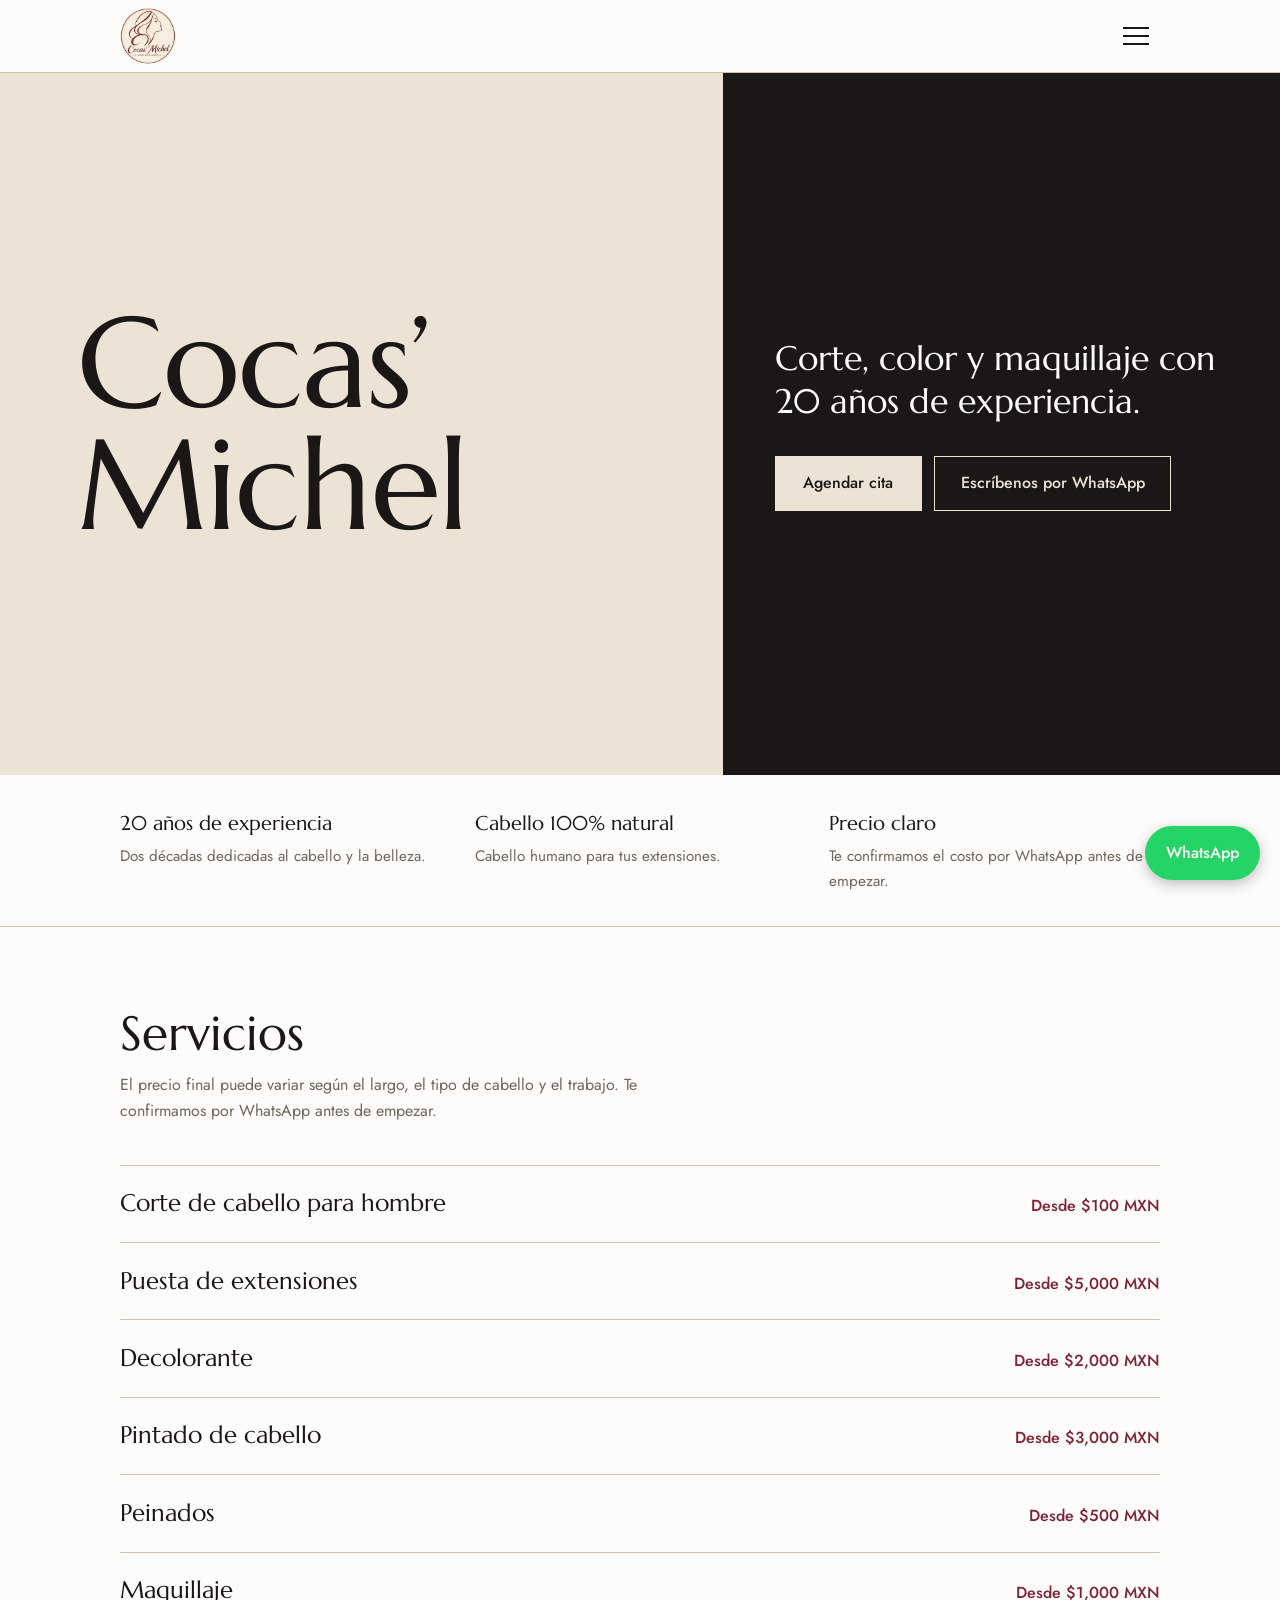
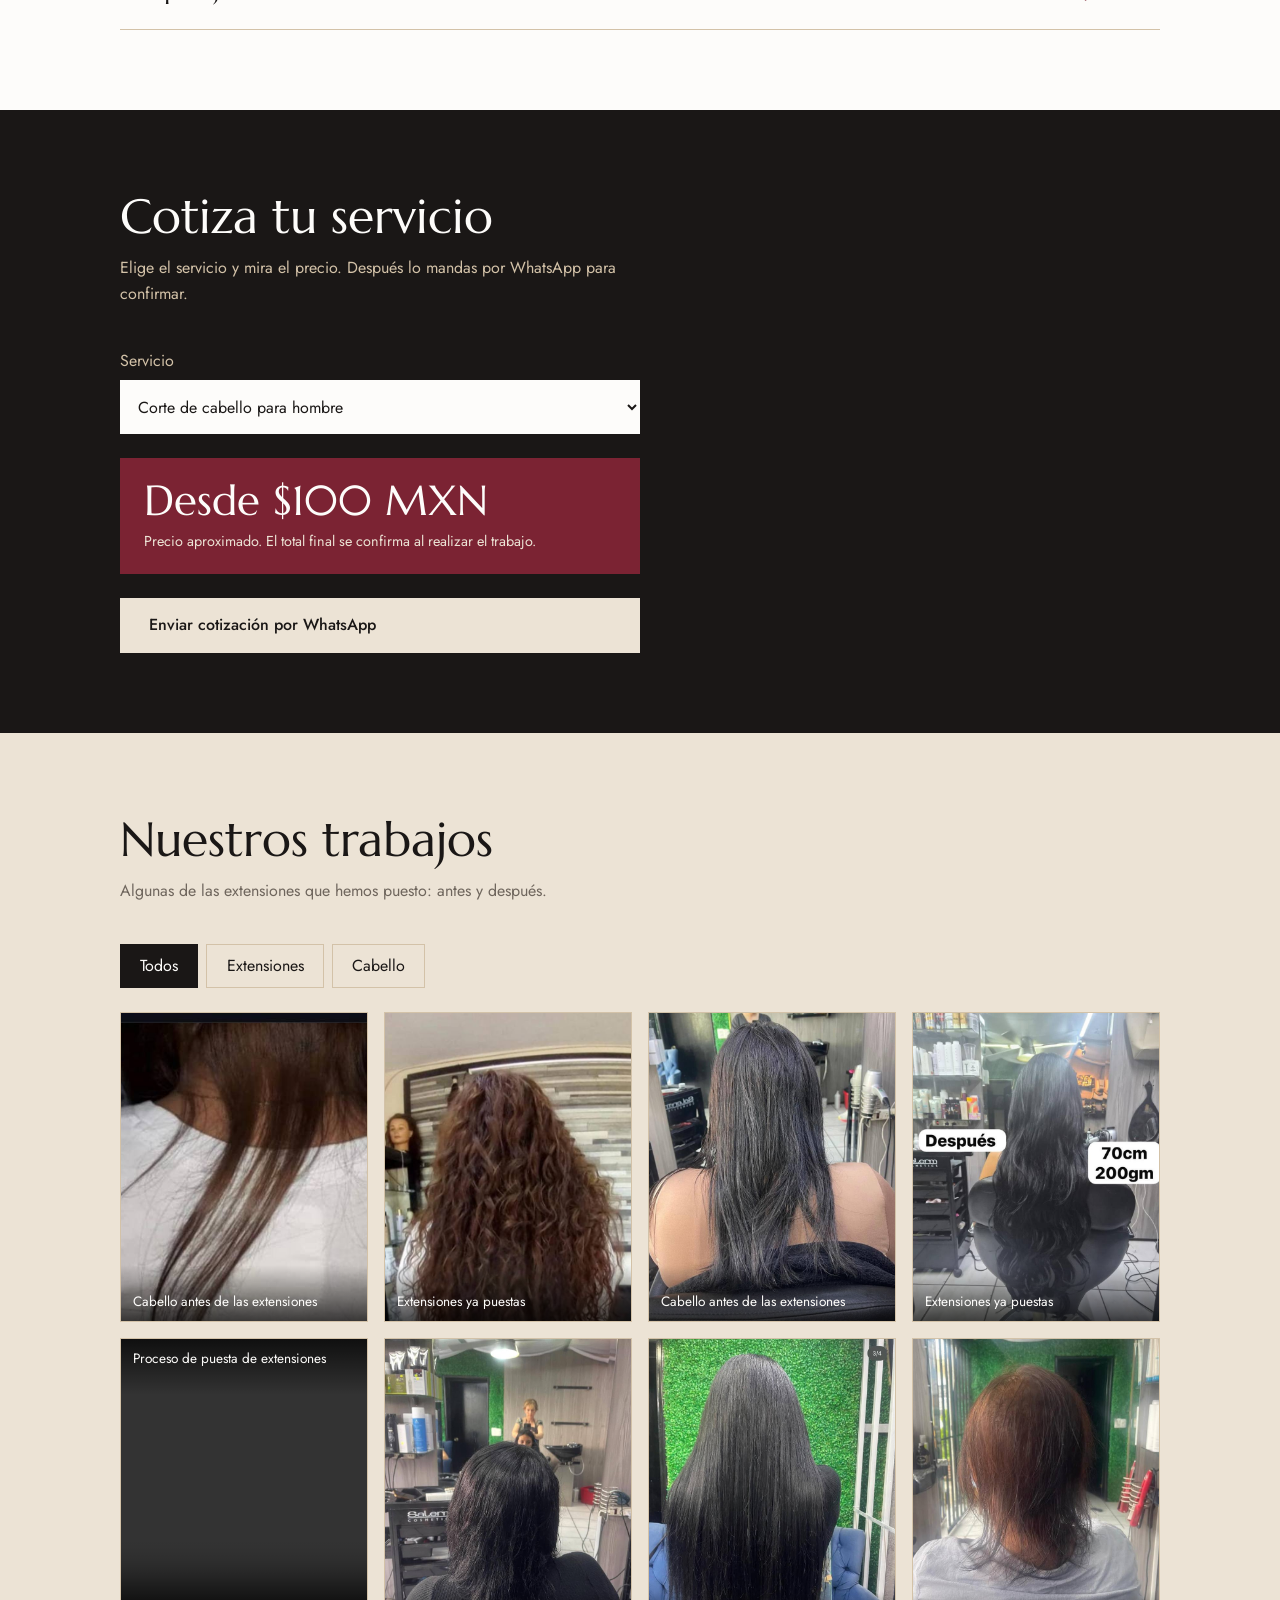
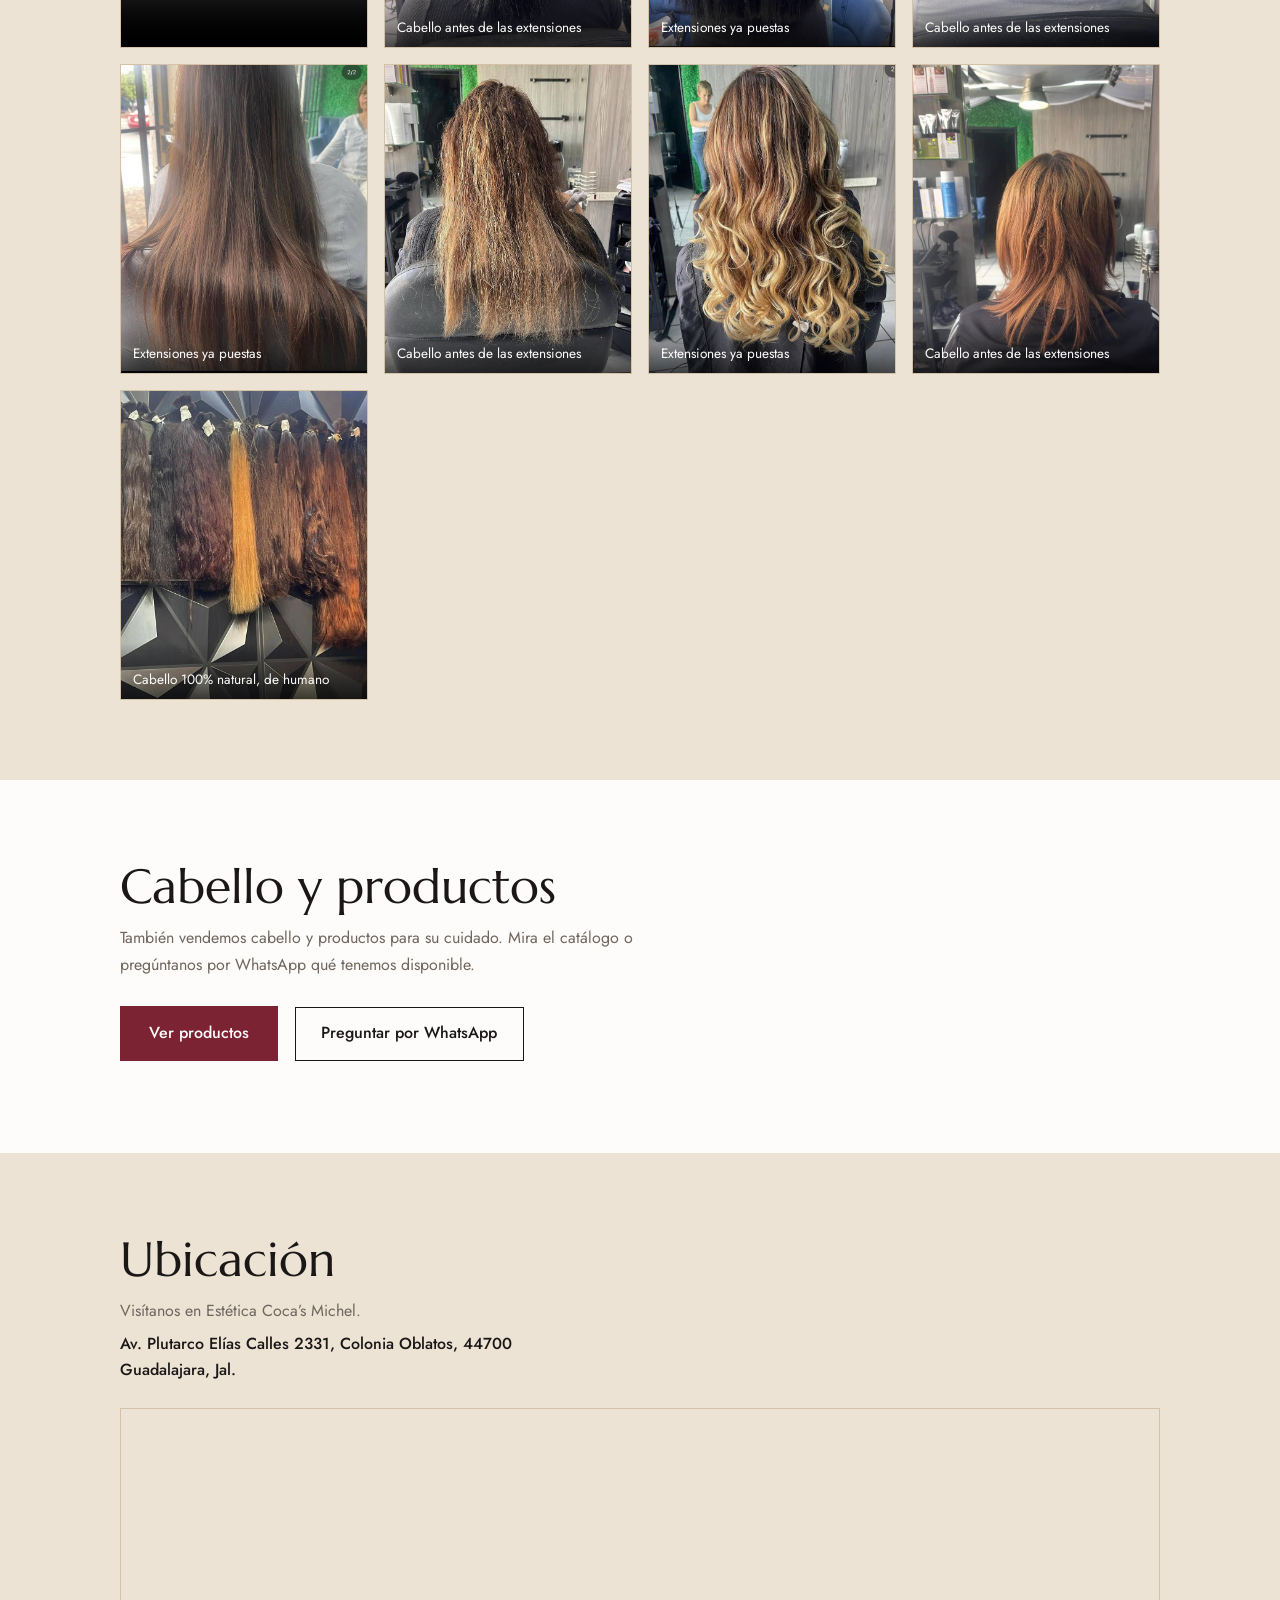
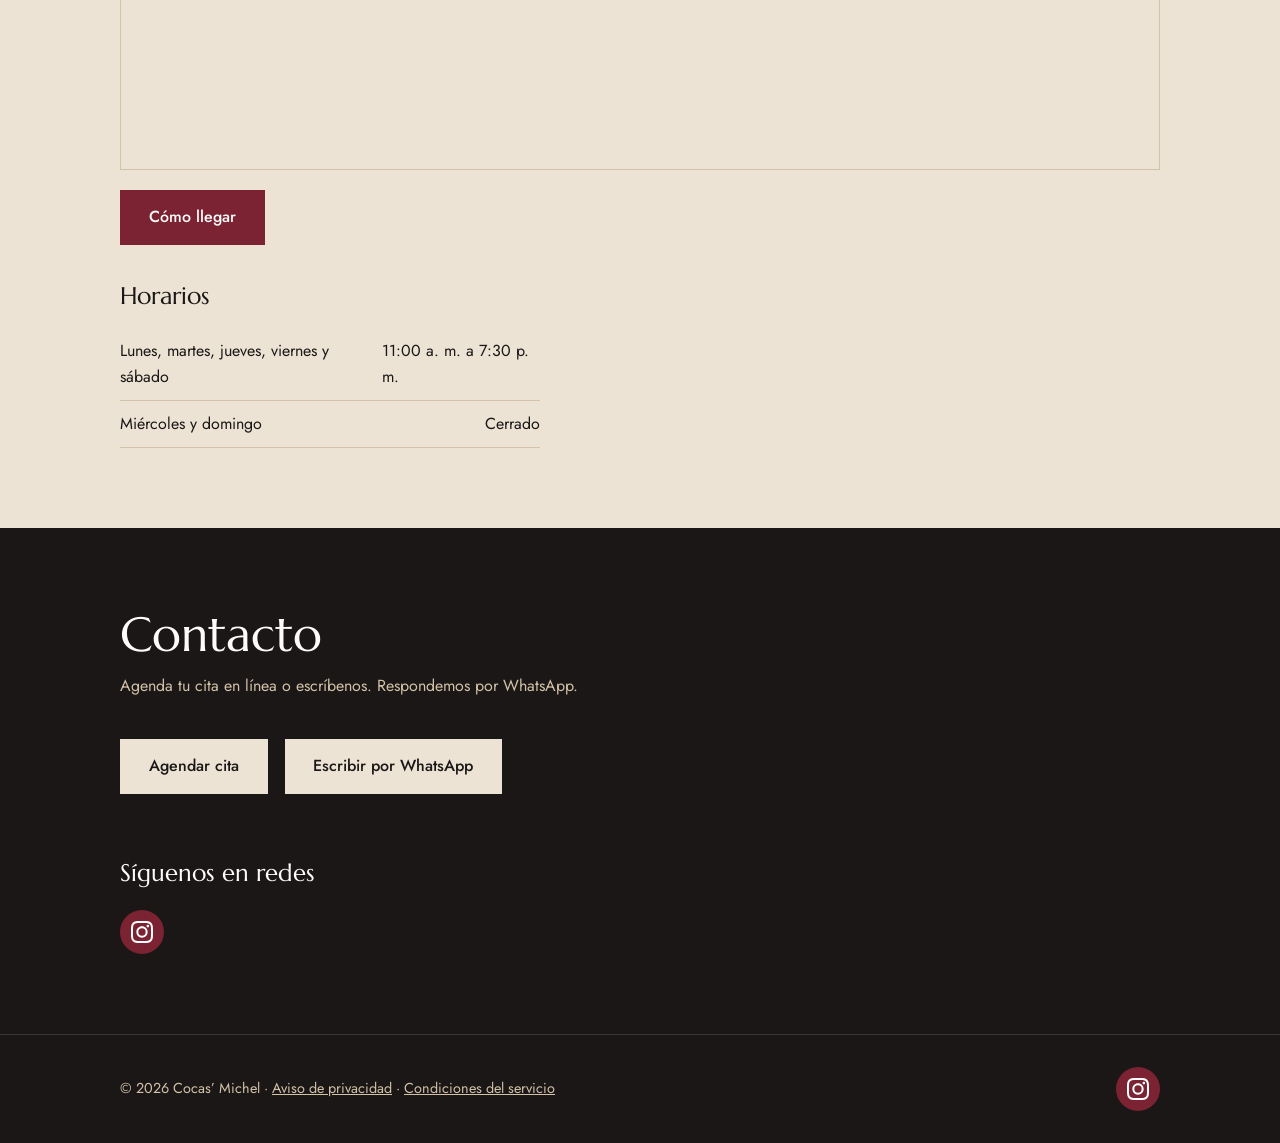
<file: index.html>
<!DOCTYPE html>
<html lang="es">
<head>
<meta charset="UTF-8">
<meta name="viewport" content="width=device-width, initial-scale=1">
<title>Cocas’ Michel | Corte, color y maquillaje</title>
<meta name="description" content="Cocas’ Michel: corte de cabello, extensiones, color, peinados y maquillaje, con 20 años de experiencia. Cotiza por WhatsApp.">
<meta name="theme-color" content="#1a1716">
<meta property="og:type" content="website">
<meta property="og:title" content="Cocas’ Michel | Corte, color y maquillaje">
<meta property="og:description" content="Corte de cabello, extensiones, color, peinados y maquillaje, con 20 años de experiencia.">
<meta property="og:locale" content="es_MX">
<link rel="icon" type="image/png" href="img/favicon.png">
<link rel="apple-touch-icon" href="img/apple-touch-icon.png">
<link rel="preconnect" href="https://fonts.googleapis.com">
<link rel="preconnect" href="https://fonts.gstatic.com" crossorigin>
<link href="https://fonts.googleapis.com/css2?family=Marcellus&family=Jost:wght@400;500&display=swap" rel="stylesheet">
<link rel="stylesheet" href="css/estilos.css">
<script type="application/ld+json">
{
  "@context": "https://schema.org",
  "@type": "HairSalon",
  "name": "Estética Coca’s Michel",
  "description": "Corte de cabello, extensiones, color, peinados y maquillaje, con 20 años de experiencia.",
  "telephone": "+523328298221",
  "address": {
    "@type": "PostalAddress",
    "streetAddress": "Av. Plutarco Elías Calles 2331, Colonia Oblatos",
    "postalCode": "44700",
    "addressLocality": "Guadalajara",
    "addressRegion": "Jalisco",
    "addressCountry": "MX"
  },
  "hasMap": "https://maps.app.goo.gl/XE54WARa9TNhmxrg9",
  "openingHoursSpecification": {
    "@type": "OpeningHoursSpecification",
    "dayOfWeek": ["Monday", "Tuesday", "Thursday", "Friday", "Saturday"],
    "opens": "11:00",
    "closes": "19:30"
  }
}
</script>
</head>
<body>

<a class="saltar" href="#contenido">Saltar al contenido</a>
<header id="encabezado"></header>

<main id="contenido">
  <section class="hero" id="inicio">
    <div class="hero-nombre">
      <h1 class="marca">Cocas’<br>Michel</h1>
    </div>
    <div class="hero-mensaje">
      <p>Corte, color y maquillaje con 20 años de experiencia.</p>
      <div class="hero-acciones">
        <a class="btn" href="citas.html">Agendar cita</a>
        <a class="btn-secundario" data-whatsapp="Hola, quiero información de sus servicios.">Escríbenos por WhatsApp</a>
      </div>
    </div>
  </section>

  <section class="ventajas" aria-label="Por qué elegirnos">
    <div class="contenedor">
      <ul>
        <li><strong>20 años de experiencia</strong><span>Dos décadas dedicadas al cabello y la belleza.</span></li>
        <li><strong>Cabello 100% natural</strong><span>Cabello humano para tus extensiones.</span></li>
        <li><strong>Precio claro</strong><span>Te confirmamos el costo por WhatsApp antes de empezar.</span></li>
      </ul>
    </div>
  </section>

  <section id="servicios">
    <div class="contenedor">
      <h2>Servicios</h2>
      <p class="intro">El precio final puede variar según el largo, el tipo de cabello y el trabajo. Te confirmamos por WhatsApp antes de empezar.</p>
      <ul class="lista-servicios" id="lista-servicios"></ul>
    </div>
  </section>

  <section class="oscuro" id="cotizador">
    <div class="contenedor">
      <h2>Cotiza tu servicio</h2>
      <p class="intro">Elige el servicio y mira el precio. Después lo mandas por WhatsApp para confirmar.</p>
      <div class="cotizador">
        <div>
          <label for="servicio">Servicio</label>
          <select id="servicio"></select>
        </div>
        <div class="resultado" aria-live="polite">
          <div class="monto" id="monto"></div>
          <p class="nota" id="nota"></p>
        </div>
        <a class="btn" id="enviar" href="#">Enviar cotización por WhatsApp</a>
      </div>
    </div>
  </section>

  <section class="fondo-beige" id="galeria">
    <div class="contenedor">
      <h2>Nuestros trabajos</h2>
      <p class="intro">Algunas de las extensiones que hemos puesto: antes y después.</p>
      <div class="filtros" id="filtros"></div>
      <div class="galeria-grid" id="galeria-grid"></div>
    </div>
  </section>

  <section id="productos">
    <div class="contenedor">
      <h2>Cabello y productos</h2>
      <p class="texto-seccion">También vendemos cabello y productos para su cuidado. Mira el catálogo o pregúntanos por WhatsApp qué tenemos disponible.</p>
      <a class="btn" href="productos.html">Ver productos</a>
      <a class="btn-secundario" data-whatsapp="Hola, quiero información sobre la venta de cabello y productos.">Preguntar por WhatsApp</a>
    </div>
  </section>

  <section class="fondo-beige" id="ubicacion">
    <div class="contenedor">
      <h2>Ubicación</h2>
      <p class="intro">Visítanos en Estética Coca’s Michel.</p>
      <p class="direccion" id="direccion"></p>
      <div class="mapa">
        <iframe id="mapa" title="Mapa de Estética Coca’s Michel" loading="lazy" referrerpolicy="strict-origin-when-cross-origin" allowfullscreen></iframe>
      </div>
      <a class="btn" id="como-llegar">Cómo llegar</a>

      <div class="bloque-horarios" id="horarios">
        <h3>Horarios</h3>
        <dl class="lista-horarios" id="lista-horarios"></dl>
      </div>
    </div>
  </section>

  <section class="oscuro" id="contacto">
    <div class="contenedor">
      <h2>Contacto</h2>
      <p class="intro">Agenda tu cita en línea o escríbenos. Respondemos por WhatsApp.</p>
      <a class="btn" href="citas.html">Agendar cita</a>
      <a class="btn" data-whatsapp="Hola, quiero agendar una cita.">Escribir por WhatsApp</a>

      <div class="bloque-redes" id="redes">
        <h3>Síguenos en redes</h3>
        <div class="redes" data-redes></div>
      </div>
    </div>
  </section>
</main>

<footer id="pie"></footer>

<div class="lightbox" id="lightbox" role="dialog" aria-modal="true" aria-label="Foto ampliada">
  <button type="button" aria-label="Cerrar">×</button>
  <img alt="">
</div>

<script type="module" src="js/main.js"></script>
</body>
</html>
</file>
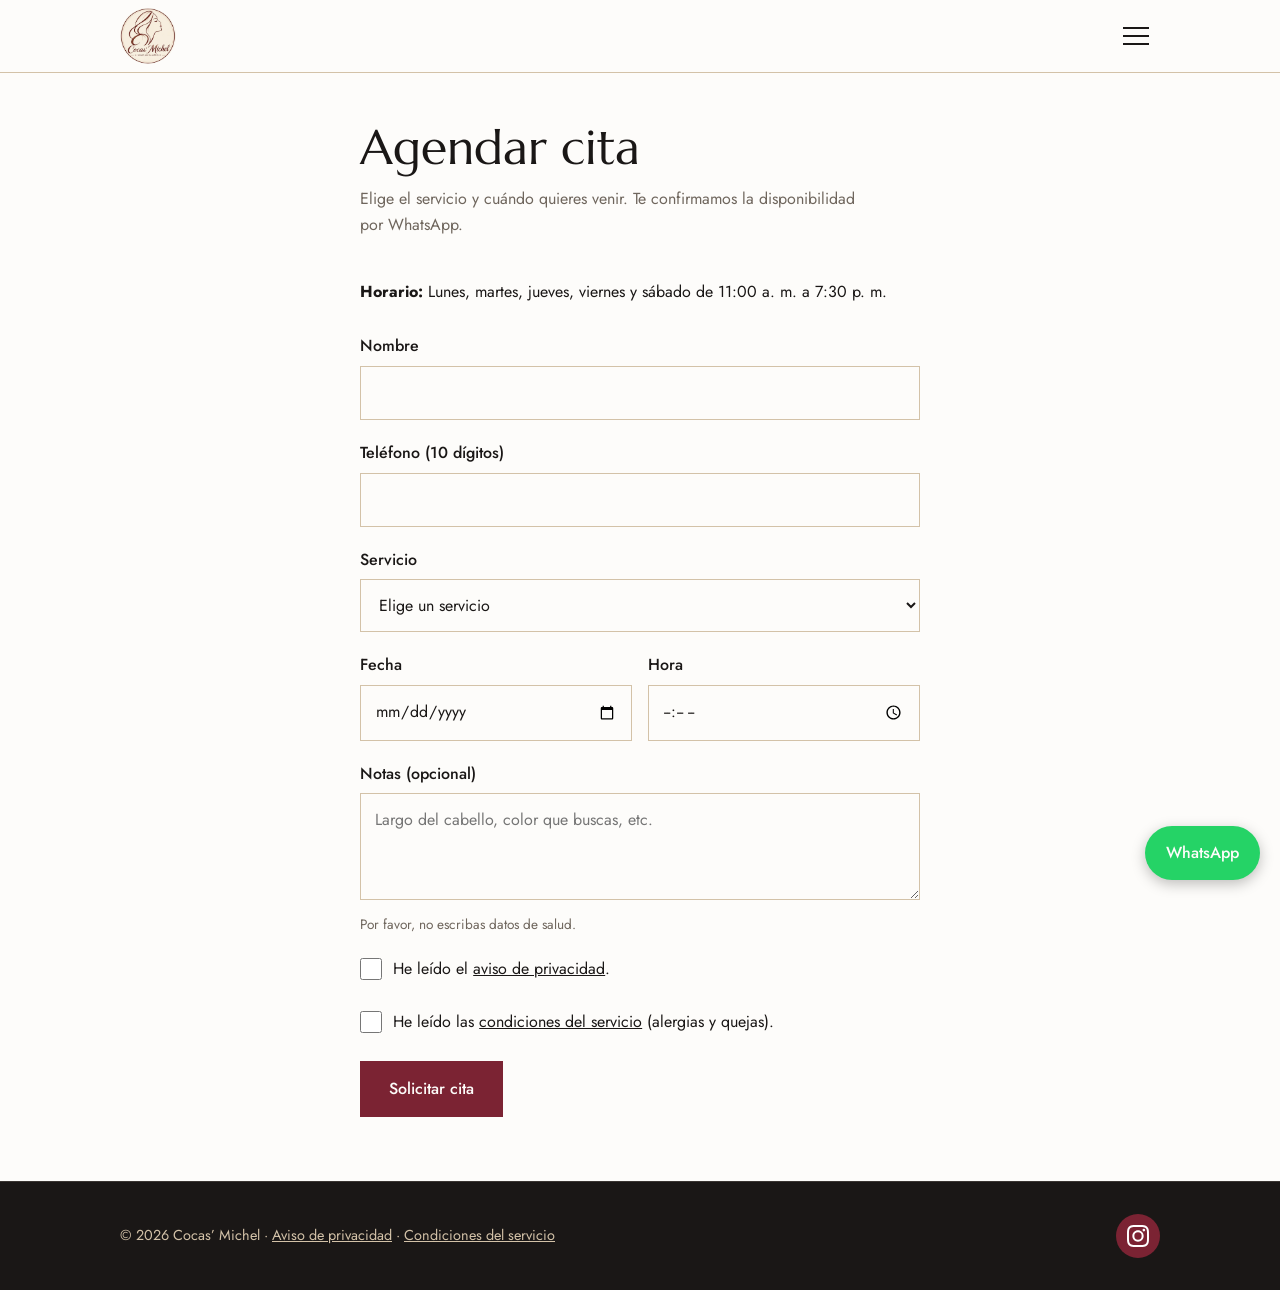
<file: citas.html>
<!DOCTYPE html>
<html lang="es">
<head>
<meta charset="UTF-8">
<meta name="viewport" content="width=device-width, initial-scale=1">
<title>Agendar cita | Cocas’ Michel</title>
<meta name="description" content="Agenda tu cita en Cocas’ Michel: elige el servicio, la fecha y la hora, y te confirmamos por WhatsApp.">
<meta name="theme-color" content="#1a1716">
<link rel="icon" type="image/png" href="img/favicon.png">
<link rel="apple-touch-icon" href="img/apple-touch-icon.png">
<link rel="preconnect" href="https://fonts.googleapis.com">
<link rel="preconnect" href="https://fonts.gstatic.com" crossorigin>
<link href="https://fonts.googleapis.com/css2?family=Marcellus&family=Jost:wght@400;500&display=swap" rel="stylesheet">
<link rel="stylesheet" href="css/estilos.css">
</head>
<body>

<a class="saltar" href="#contenido">Saltar al contenido</a>
<header id="encabezado"></header>

<main id="contenido" class="pagina">
  <div class="contenedor angosto">
    <h1 class="titulo-pagina">Agendar cita</h1>
    <p class="intro">Elige el servicio y cuándo quieres venir. Te confirmamos la disponibilidad por WhatsApp.</p>
    <p class="horario-cita"><strong>Horario:</strong> <span id="horario-cita"></span></p>

    <form class="formulario" id="formulario-cita" novalidate>
      <div class="campo">
        <label for="nombre">Nombre</label>
        <input id="nombre" name="nombre" type="text" autocomplete="name" required>
        <small class="error" role="alert"></small>
      </div>

      <div class="campo">
        <label for="telefono">Teléfono (10 dígitos)</label>
        <input id="telefono" name="telefono" type="tel" inputmode="numeric" autocomplete="tel-national" required>
        <small class="error" role="alert"></small>
      </div>

      <div class="campo">
        <label for="servicio">Servicio</label>
        <select id="servicio" name="servicio" required>
          <option value="">Elige un servicio</option>
        </select>
        <small class="error" role="alert"></small>
      </div>

      <div class="fila-campos">
        <div class="campo">
          <label for="fecha">Fecha</label>
          <input id="fecha" name="fecha" type="date" required>
          <small class="error" role="alert"></small>
        </div>
        <div class="campo">
          <label for="hora">Hora</label>
          <input id="hora" name="hora" type="time" required>
          <small class="error" role="alert"></small>
        </div>
      </div>

      <div class="aviso-horario" id="aviso-horario" role="alert" hidden>
        <p><strong>Esa fecha u hora está fuera de nuestro horario.</strong> Nuestro horario es <span id="texto-horario"></span> Elige otro día u hora.</p>
        <p>Si es urgente, habla con el personal para agendar tu cita.</p>
        <a class="btn-secundario" id="hablar-personal">Hablar con el personal por WhatsApp</a>
      </div>

      <div class="campo">
        <label for="notas">Notas (opcional)</label>
        <textarea id="notas" name="notas" rows="3" maxlength="300" placeholder="Largo del cabello, color que buscas, etc." aria-describedby="ayuda-notas"></textarea>
        <small class="ayuda" id="ayuda-notas">Por favor, no escribas datos de salud.</small>
        <small class="error" role="alert"></small>
      </div>

      <div class="campo">
        <label class="check" for="privacidad">
          <input id="privacidad" name="privacidad" type="checkbox" required>
          <span>He leído el <a href="privacidad.html" target="_blank" rel="noopener">aviso de privacidad</a>.</span>
        </label>
        <small class="error" role="alert"></small>
      </div>

      <div class="campo">
        <label class="check" for="condiciones">
          <input id="condiciones" name="condiciones" type="checkbox" required>
          <span>He leído las <a href="condiciones.html" target="_blank" rel="noopener">condiciones del servicio</a> (alergias y quejas).</span>
        </label>
        <small class="error" role="alert"></small>
      </div>

      <p class="error-general" id="error-general" role="alert"></p>
      <button class="btn" type="submit" id="enviar-cita">Solicitar cita</button>
    </form>

    <div class="confirmacion" id="confirmacion" hidden tabindex="-1">
      <h2>¡Solicitud enviada!</h2>
      <p id="resumen-cita"></p>
      <p>Para que la agendemos, confírmala por WhatsApp.</p>
      <a class="btn" id="confirmar-whatsapp">Confirmar por WhatsApp</a>
      <a class="btn-secundario" href="citas.html">Agendar otra</a>
    </div>
  </div>
</main>

<footer id="pie"></footer>
<script type="module" src="js/citas.js"></script>
</body>
</html>
</file>
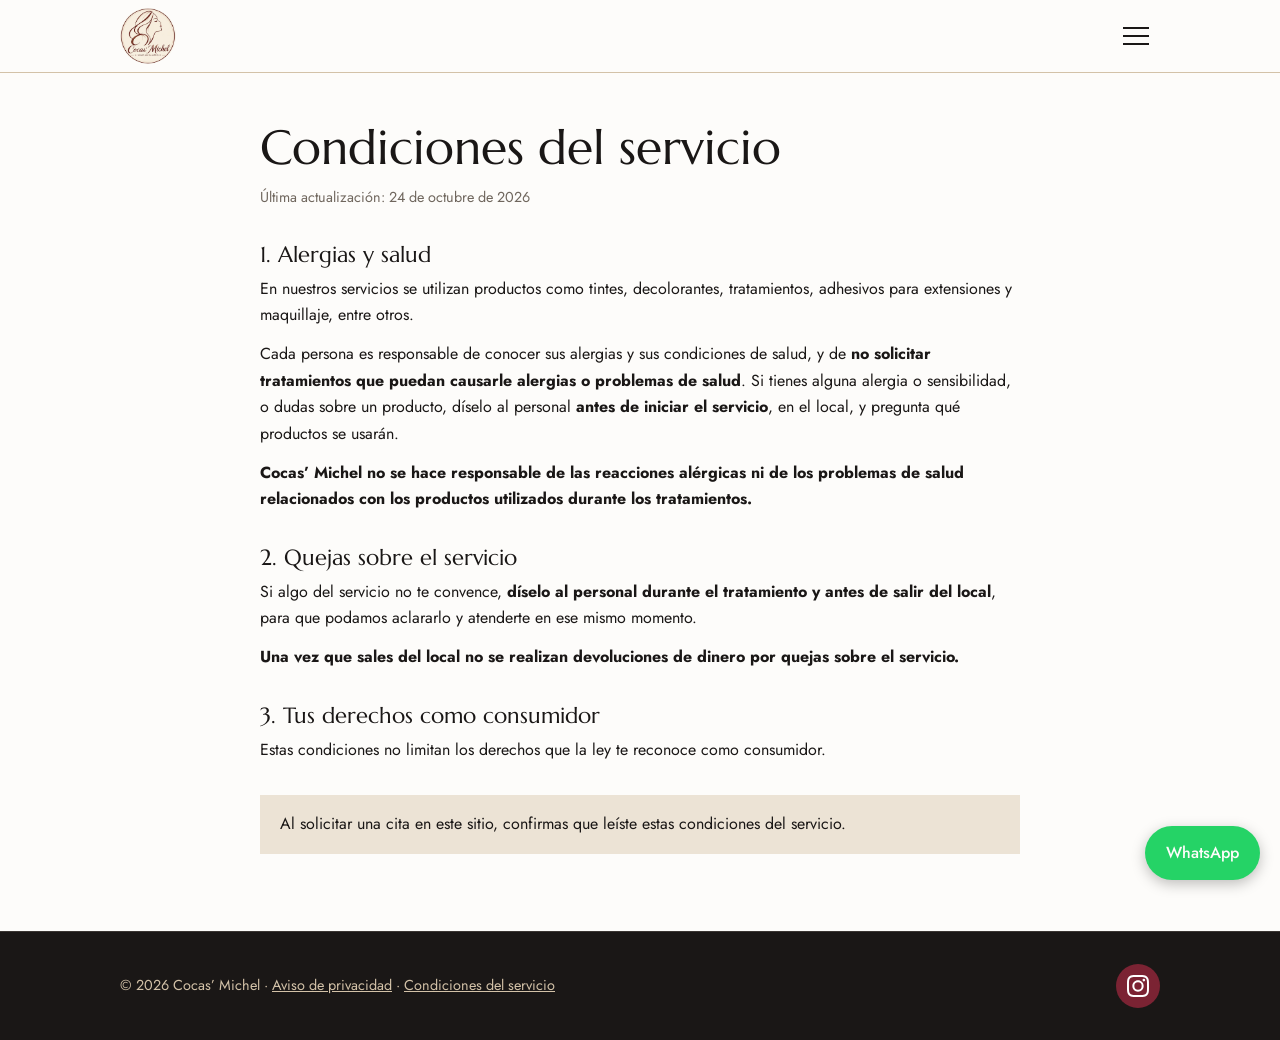
<file: condiciones.html>
<!DOCTYPE html>
<html lang="es">
<head>
<meta charset="UTF-8">
<meta name="viewport" content="width=device-width, initial-scale=1">
<title>Condiciones del servicio | Cocas’ Michel</title>
<meta name="description" content="Condiciones del servicio de Cocas’ Michel: alergias y salud, y cómo presentar una queja.">
<meta name="theme-color" content="#1a1716">
<link rel="icon" type="image/png" href="img/favicon.png">
<link rel="apple-touch-icon" href="img/apple-touch-icon.png">
<link rel="preconnect" href="https://fonts.googleapis.com">
<link rel="preconnect" href="https://fonts.gstatic.com" crossorigin>
<link href="https://fonts.googleapis.com/css2?family=Marcellus&family=Jost:wght@400;500&display=swap" rel="stylesheet">
<link rel="stylesheet" href="css/estilos.css">
</head>
<body>

<a class="saltar" href="#contenido">Saltar al contenido</a>
<header id="encabezado"></header>

<main id="contenido" class="pagina">
  <div class="contenedor texto-legal">
    <h1 class="titulo-pagina">Condiciones del servicio</h1>
    <p class="actualizado">Última actualización: 24 de octubre de 2026</p>

    <h2>1. Alergias y salud</h2>
    <p>
      En nuestros servicios se utilizan productos como tintes, decolorantes, tratamientos, adhesivos para
      extensiones y maquillaje, entre otros.
    </p>
    <p>
      Cada persona es responsable de conocer sus alergias y sus condiciones de salud, y de <strong>no solicitar
      tratamientos que puedan causarle alergias o problemas de salud</strong>. Si tienes alguna alergia o
      sensibilidad, o dudas sobre un producto, díselo al personal <strong>antes de iniciar el servicio</strong>,
      en el local, y pregunta qué productos se usarán.
    </p>
    <p>
      <strong>Cocas’ Michel no se hace responsable de las reacciones alérgicas ni de los problemas de salud
      relacionados con los productos utilizados durante los tratamientos.</strong>
    </p>

    <h2>2. Quejas sobre el servicio</h2>
    <p>
      Si algo del servicio no te convence, <strong>díselo al personal durante el tratamiento y antes de salir
      del local</strong>, para que podamos aclararlo y atenderte en ese mismo momento.
    </p>
    <p>
      <strong>Una vez que sales del local no se realizan devoluciones de dinero por quejas sobre el servicio.</strong>
    </p>

    <h2>3. Tus derechos como consumidor</h2>
    <p>
      Estas condiciones no limitan los derechos que la ley te reconoce como consumidor.
    </p>

    <p class="aceptacion">
      Al solicitar una cita en este sitio, confirmas que leíste estas condiciones del servicio.
    </p>
  </div>
</main>

<footer id="pie"></footer>
<script type="module" src="js/pagina.js"></script>
</body>
</html>
</file>
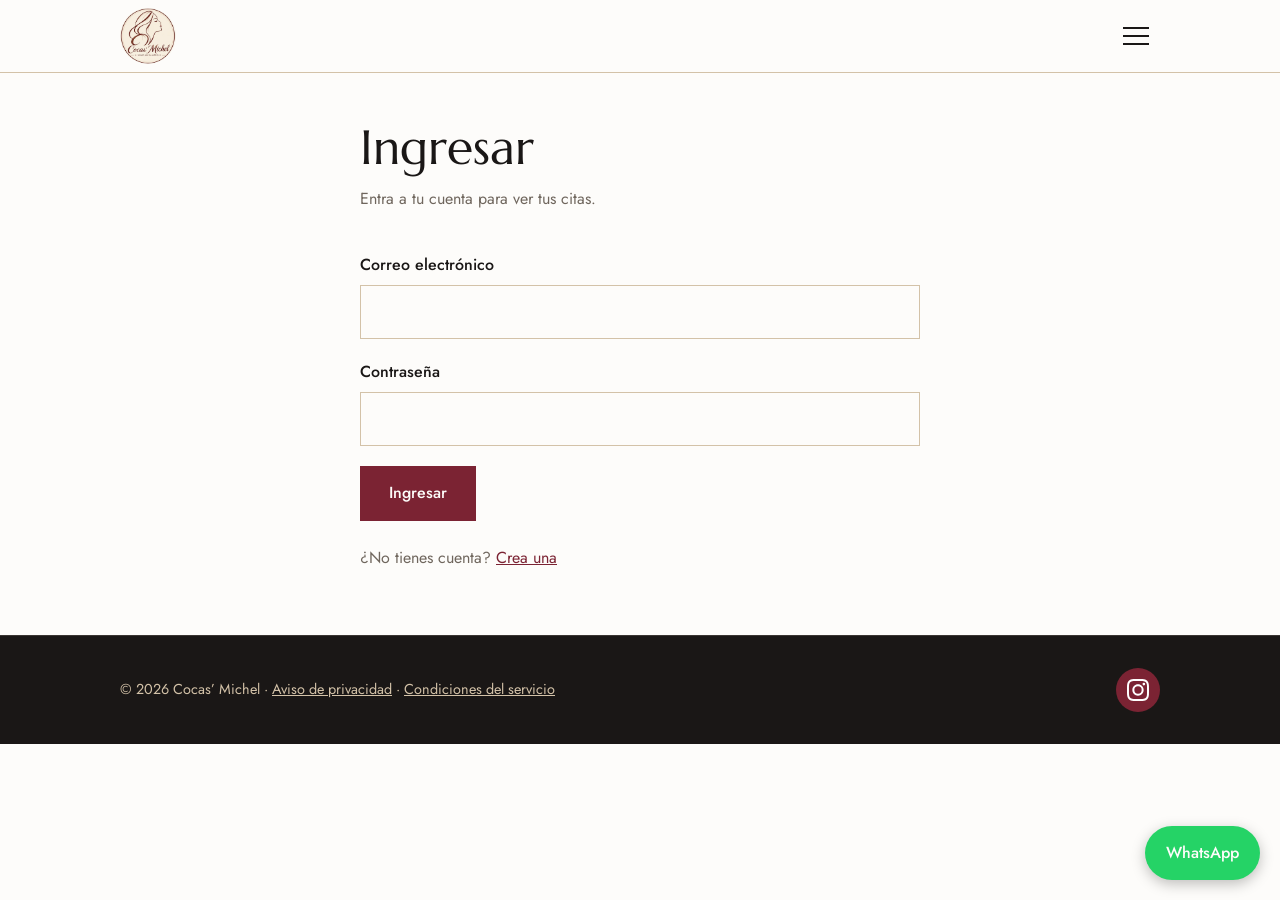
<file: cuenta.html>
<!DOCTYPE html>
<html lang="es">
<head>
<meta charset="UTF-8">
<meta name="viewport" content="width=device-width, initial-scale=1">
<title>Mi cuenta | Cocas’ Michel</title>
<meta name="description" content="Tus datos y tus citas en Cocas’ Michel.">
<meta name="theme-color" content="#1a1716">
<meta name="robots" content="noindex">
<link rel="icon" type="image/png" href="img/favicon.png">
<link rel="apple-touch-icon" href="img/apple-touch-icon.png">
<link rel="preconnect" href="https://fonts.googleapis.com">
<link rel="preconnect" href="https://fonts.gstatic.com" crossorigin>
<link href="https://fonts.googleapis.com/css2?family=Marcellus&family=Jost:wght@400;500&display=swap" rel="stylesheet">
<link rel="stylesheet" href="css/estilos.css">
</head>
<body>

<a class="saltar" href="#contenido">Saltar al contenido</a>
<header id="encabezado"></header>

<main id="contenido" class="pagina">
  <div class="contenedor angosto">
    <h1 class="titulo-pagina">Mi cuenta</h1>
    <p class="intro" id="saludo">Cargando…</p>

    <section class="bloque-cuenta" aria-labelledby="titulo-datos">
      <h2 id="titulo-datos">Mis datos</h2>
      <dl class="datos-cuenta" id="datos"></dl>
    </section>

    <section class="bloque-cuenta" aria-labelledby="titulo-citas">
      <h2 id="titulo-citas">Mis citas</h2>
      <p class="error-general" id="error-general" role="alert"></p>
      <ul class="lista-citas" id="lista-citas" aria-live="polite"></ul>
      <p class="vacio-citas" id="sin-citas" hidden>Todavía no tienes citas.</p>
      <a class="btn" href="citas.html">Agendar una cita</a>
    </section>

    <button class="btn-secundario" type="button" id="cerrar-sesion">Cerrar sesión</button>
  </div>
</main>

<footer id="pie"></footer>
<script type="module" src="js/cuenta.js"></script>
</body>
</html>
</file>
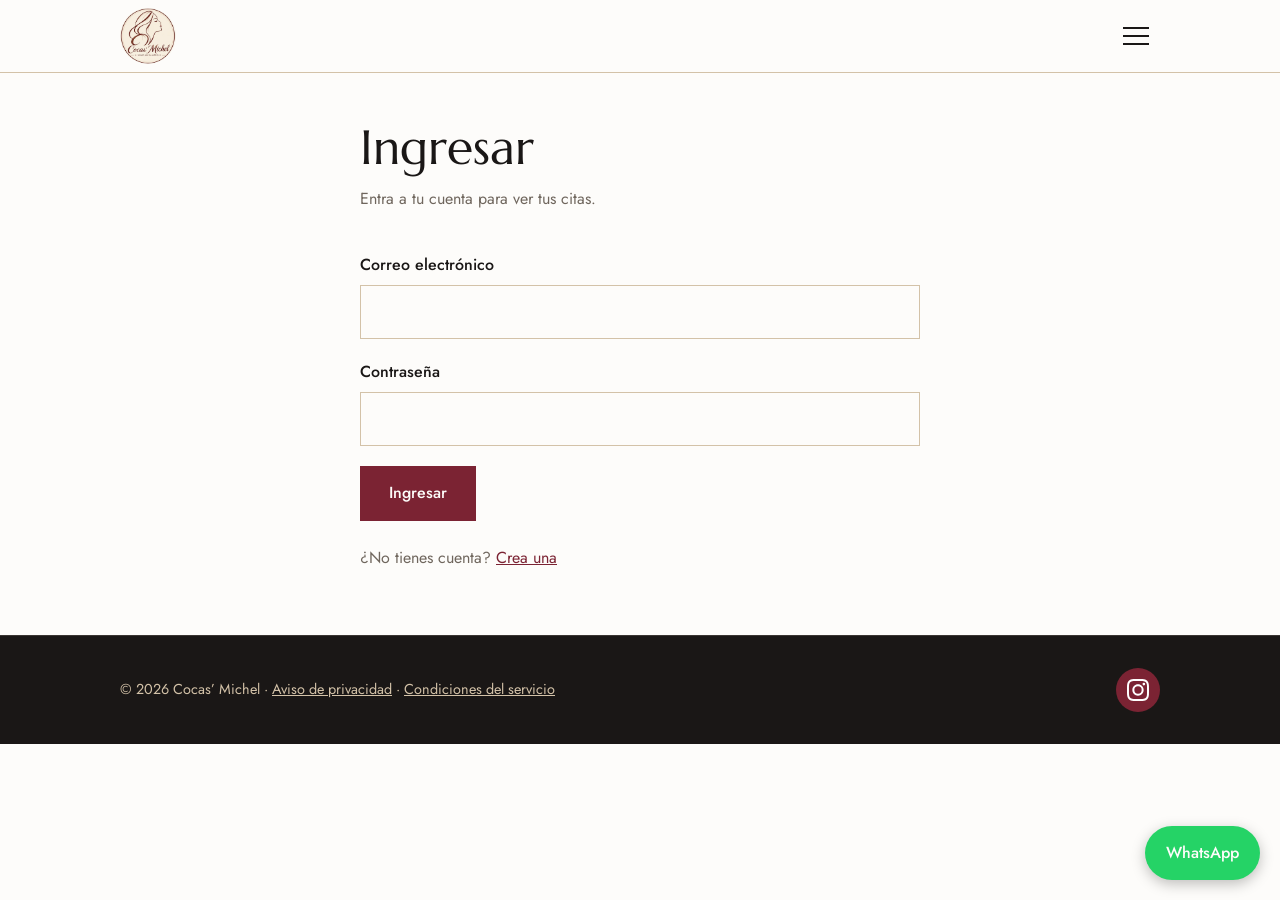
<file: login.html>
<!DOCTYPE html>
<html lang="es">
<head>
<meta charset="UTF-8">
<meta name="viewport" content="width=device-width, initial-scale=1">
<title>Ingresar | Cocas’ Michel</title>
<meta name="description" content="Ingresa a tu cuenta de Cocas’ Michel.">
<meta name="theme-color" content="#1a1716">
<meta name="robots" content="noindex">
<link rel="icon" type="image/png" href="img/favicon.png">
<link rel="apple-touch-icon" href="img/apple-touch-icon.png">
<link rel="preconnect" href="https://fonts.googleapis.com">
<link rel="preconnect" href="https://fonts.gstatic.com" crossorigin>
<link href="https://fonts.googleapis.com/css2?family=Marcellus&family=Jost:wght@400;500&display=swap" rel="stylesheet">
<link rel="stylesheet" href="css/estilos.css">
</head>
<body>

<a class="saltar" href="#contenido">Saltar al contenido</a>
<header id="encabezado"></header>

<main id="contenido" class="pagina">
  <div class="contenedor angosto">
    <h1 class="titulo-pagina">Ingresar</h1>
    <p class="intro">Entra a tu cuenta para ver tus citas.</p>

    <form class="formulario" id="formulario-login" novalidate>
      <div class="campo">
        <label for="email">Correo electrónico</label>
        <input id="email" name="email" type="email" autocomplete="email" required>
        <small class="error" role="alert"></small>
      </div>
      <div class="campo">
        <label for="password">Contraseña</label>
        <input id="password" name="password" type="password" autocomplete="current-password" required>
        <small class="error" role="alert"></small>
      </div>

      <p class="error-general" id="error-general" role="alert"></p>
      <button class="btn" type="submit" id="enviar">Ingresar</button>
    </form>

    <p class="alterno">¿No tienes cuenta? <a href="registro.html">Crea una</a></p>
  </div>
</main>

<footer id="pie"></footer>
<script type="module" src="js/login.js"></script>
</body>
</html>
</file>
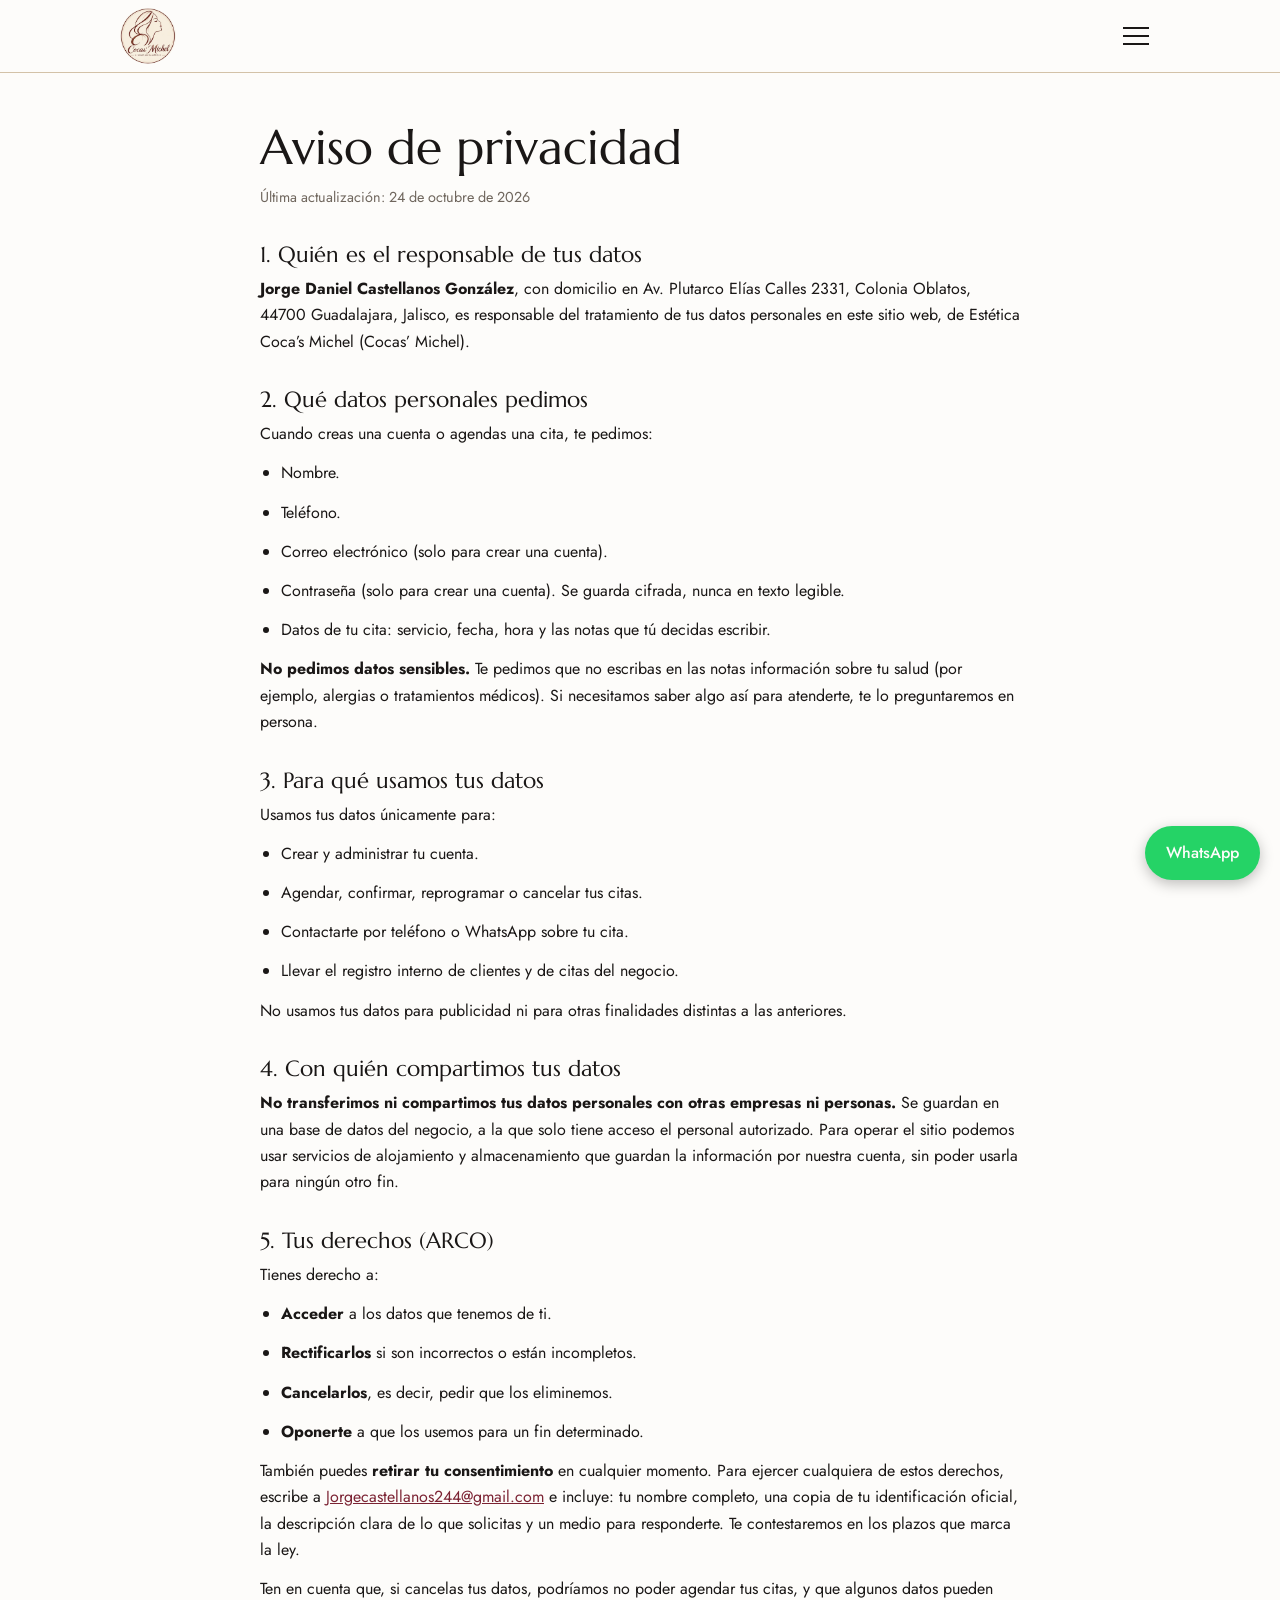
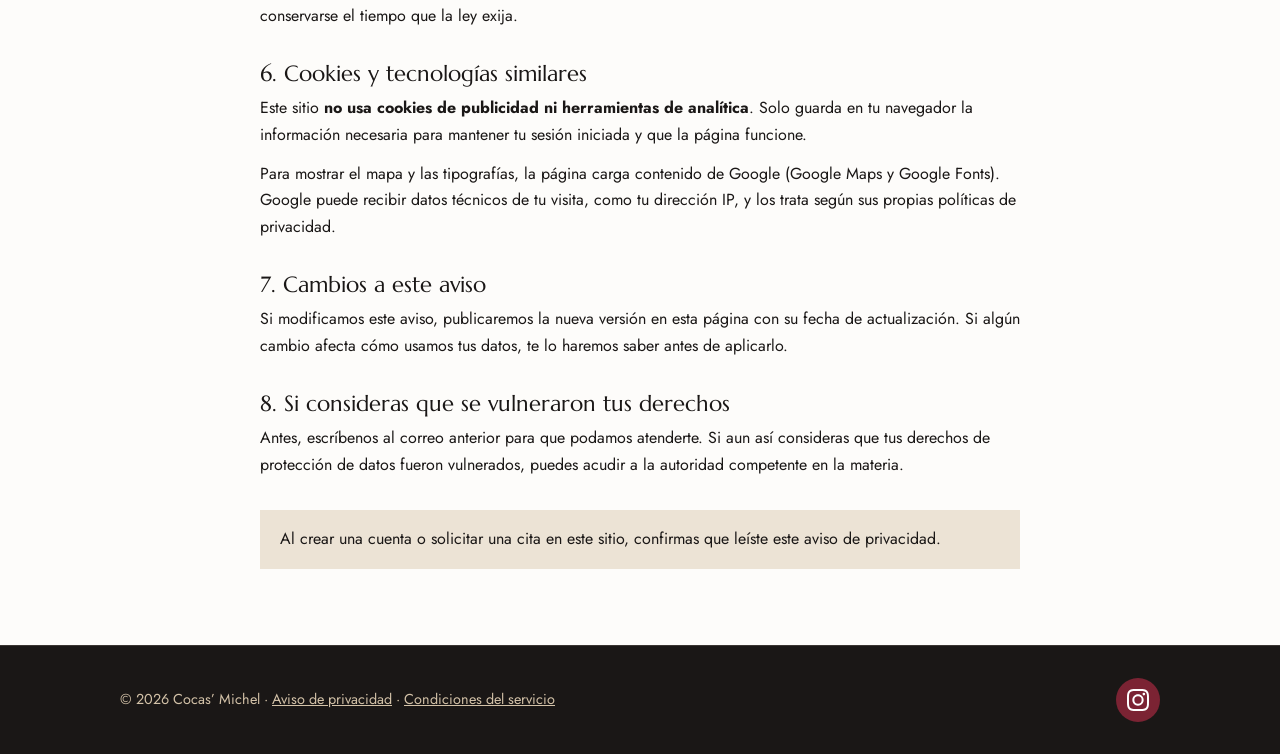
<file: privacidad.html>
<!DOCTYPE html>
<html lang="es">
<head>
<meta charset="UTF-8">
<meta name="viewport" content="width=device-width, initial-scale=1">
<title>Aviso de privacidad | Cocas’ Michel</title>
<meta name="description" content="Aviso de privacidad de Cocas’ Michel: qué datos personales pedimos, para qué los usamos y cómo ejercer tus derechos.">
<meta name="theme-color" content="#1a1716">
<link rel="icon" type="image/png" href="img/favicon.png">
<link rel="apple-touch-icon" href="img/apple-touch-icon.png">
<link rel="preconnect" href="https://fonts.googleapis.com">
<link rel="preconnect" href="https://fonts.gstatic.com" crossorigin>
<link href="https://fonts.googleapis.com/css2?family=Marcellus&family=Jost:wght@400;500&display=swap" rel="stylesheet">
<link rel="stylesheet" href="css/estilos.css">
</head>
<body>

<a class="saltar" href="#contenido">Saltar al contenido</a>
<header id="encabezado"></header>

<main id="contenido" class="pagina">
  <div class="contenedor texto-legal">
    <h1 class="titulo-pagina">Aviso de privacidad</h1>
    <p class="actualizado">Última actualización: 24 de octubre de 2026</p>

    <h2>1. Quién es el responsable de tus datos</h2>
    <p>
      <strong>Jorge Daniel Castellanos González</strong>, con domicilio en Av. Plutarco Elías Calles 2331,
      Colonia Oblatos, 44700 Guadalajara, Jalisco, es responsable del tratamiento de tus datos personales
      en este sitio web, de Estética Coca’s Michel (Cocas’ Michel).
    </p>

    <h2>2. Qué datos personales pedimos</h2>
    <p>Cuando creas una cuenta o agendas una cita, te pedimos:</p>
    <ul>
      <li>Nombre.</li>
      <li>Teléfono.</li>
      <li>Correo electrónico (solo para crear una cuenta).</li>
      <li>Contraseña (solo para crear una cuenta). Se guarda cifrada, nunca en texto legible.</li>
      <li>Datos de tu cita: servicio, fecha, hora y las notas que tú decidas escribir.</li>
    </ul>
    <p>
      <strong>No pedimos datos sensibles.</strong> Te pedimos que no escribas en las notas información sobre tu
      salud (por ejemplo, alergias o tratamientos médicos). Si necesitamos saber algo así para atenderte,
      te lo preguntaremos en persona.
    </p>

    <h2>3. Para qué usamos tus datos</h2>
    <p>Usamos tus datos únicamente para:</p>
    <ul>
      <li>Crear y administrar tu cuenta.</li>
      <li>Agendar, confirmar, reprogramar o cancelar tus citas.</li>
      <li>Contactarte por teléfono o WhatsApp sobre tu cita.</li>
      <li>Llevar el registro interno de clientes y de citas del negocio.</li>
    </ul>
    <p>No usamos tus datos para publicidad ni para otras finalidades distintas a las anteriores.</p>

    <h2>4. Con quién compartimos tus datos</h2>
    <p>
      <strong>No transferimos ni compartimos tus datos personales con otras empresas ni personas.</strong>
      Se guardan en una base de datos del negocio, a la que solo tiene acceso el personal autorizado.
      Para operar el sitio podemos usar servicios de alojamiento y almacenamiento que guardan la información
      por nuestra cuenta, sin poder usarla para ningún otro fin.
    </p>

    <h2>5. Tus derechos (ARCO)</h2>
    <p>Tienes derecho a:</p>
    <ul>
      <li><strong>Acceder</strong> a los datos que tenemos de ti.</li>
      <li><strong>Rectificarlos</strong> si son incorrectos o están incompletos.</li>
      <li><strong>Cancelarlos</strong>, es decir, pedir que los eliminemos.</li>
      <li><strong>Oponerte</strong> a que los usemos para un fin determinado.</li>
    </ul>
    <p>
      También puedes <strong>retirar tu consentimiento</strong> en cualquier momento. Para ejercer cualquiera
      de estos derechos, escribe a
      <a href="mailto:Jorgecastellanos244@gmail.com">Jorgecastellanos244@gmail.com</a>
      e incluye: tu nombre completo, una copia de tu identificación oficial, la descripción clara de lo que
      solicitas y un medio para responderte. Te contestaremos en los plazos que marca la ley.
    </p>
    <p>
      Ten en cuenta que, si cancelas tus datos, podríamos no poder agendar tus citas, y que algunos datos pueden
      conservarse el tiempo que la ley exija.
    </p>

    <h2>6. Cookies y tecnologías similares</h2>
    <p>
      Este sitio <strong>no usa cookies de publicidad ni herramientas de analítica</strong>. Solo guarda en tu
      navegador la información necesaria para mantener tu sesión iniciada y que la página funcione.
    </p>
    <p>
      Para mostrar el mapa y las tipografías, la página carga contenido de Google (Google Maps y Google Fonts).
      Google puede recibir datos técnicos de tu visita, como tu dirección IP, y los trata según sus propias
      políticas de privacidad.
    </p>

    <h2>7. Cambios a este aviso</h2>
    <p>
      Si modificamos este aviso, publicaremos la nueva versión en esta página con su fecha de actualización.
      Si algún cambio afecta cómo usamos tus datos, te lo haremos saber antes de aplicarlo.
    </p>

    <h2>8. Si consideras que se vulneraron tus derechos</h2>
    <p>
      Antes, escríbenos al correo anterior para que podamos atenderte. Si aun así consideras que tus derechos de
      protección de datos fueron vulnerados, puedes acudir a la autoridad competente en la materia.
    </p>

    <p class="aceptacion">
      Al crear una cuenta o solicitar una cita en este sitio, confirmas que leíste este aviso de privacidad.
    </p>
  </div>
</main>

<footer id="pie"></footer>
<script type="module" src="js/pagina.js"></script>
</body>
</html>
</file>
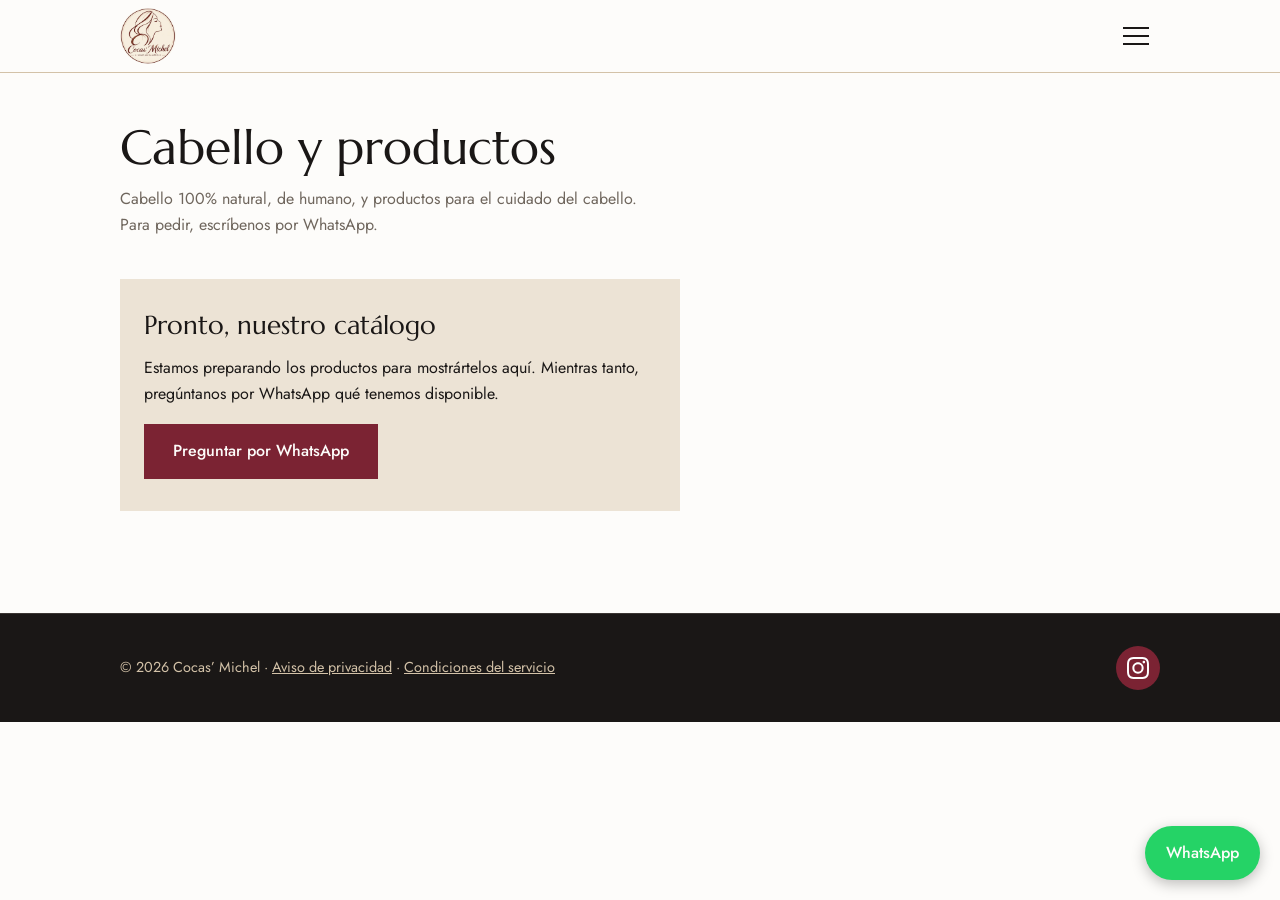
<file: productos.html>
<!DOCTYPE html>
<html lang="es">
<head>
<meta charset="UTF-8">
<meta name="viewport" content="width=device-width, initial-scale=1">
<title>Cabello y productos | Cocas’ Michel</title>
<meta name="description" content="Cabello 100% natural, de humano, y productos para el cuidado del cabello en Cocas’ Michel.">
<meta name="theme-color" content="#1a1716">
<link rel="icon" type="image/png" href="img/favicon.png">
<link rel="apple-touch-icon" href="img/apple-touch-icon.png">
<link rel="preconnect" href="https://fonts.googleapis.com">
<link rel="preconnect" href="https://fonts.gstatic.com" crossorigin>
<link href="https://fonts.googleapis.com/css2?family=Marcellus&family=Jost:wght@400;500&display=swap" rel="stylesheet">
<link rel="stylesheet" href="css/estilos.css">
</head>
<body>

<a class="saltar" href="#contenido">Saltar al contenido</a>
<header id="encabezado"></header>

<main id="contenido" class="pagina">
  <div class="contenedor">
    <h1 class="titulo-pagina">Cabello y productos</h1>
    <p class="intro">Cabello 100% natural, de humano, y productos para el cuidado del cabello. Para pedir, escríbenos por WhatsApp.</p>

    <div class="productos-grid" id="productos-grid" aria-live="polite"></div>

    <div class="vacio" id="vacio" hidden>
      <h2>Pronto, nuestro catálogo</h2>
      <p>Estamos preparando los productos para mostrártelos aquí. Mientras tanto, pregúntanos por WhatsApp qué tenemos disponible.</p>
      <a class="btn" data-whatsapp="Hola, quiero información sobre la venta de cabello y productos.">Preguntar por WhatsApp</a>
    </div>
  </div>
</main>

<footer id="pie"></footer>
<script type="module" src="js/productos.js"></script>
</body>
</html>
</file>
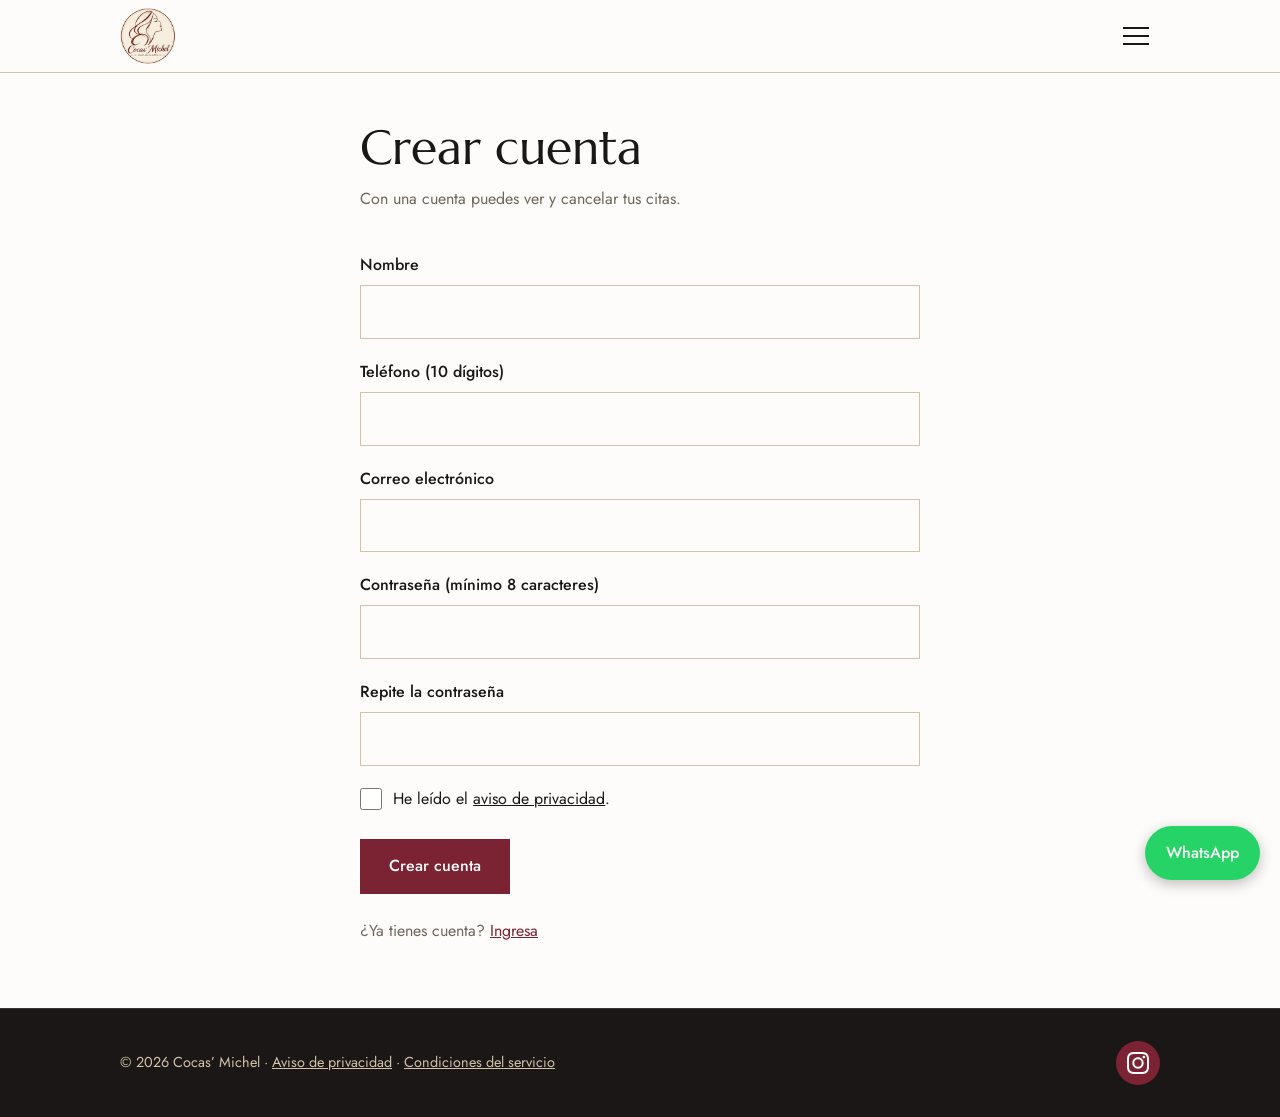
<file: registro.html>
<!DOCTYPE html>
<html lang="es">
<head>
<meta charset="UTF-8">
<meta name="viewport" content="width=device-width, initial-scale=1">
<title>Crear cuenta | Cocas’ Michel</title>
<meta name="description" content="Crea tu cuenta de Cocas’ Michel para ver y administrar tus citas.">
<meta name="theme-color" content="#1a1716">
<meta name="robots" content="noindex">
<link rel="icon" type="image/png" href="img/favicon.png">
<link rel="apple-touch-icon" href="img/apple-touch-icon.png">
<link rel="preconnect" href="https://fonts.googleapis.com">
<link rel="preconnect" href="https://fonts.gstatic.com" crossorigin>
<link href="https://fonts.googleapis.com/css2?family=Marcellus&family=Jost:wght@400;500&display=swap" rel="stylesheet">
<link rel="stylesheet" href="css/estilos.css">
</head>
<body>

<a class="saltar" href="#contenido">Saltar al contenido</a>
<header id="encabezado"></header>

<main id="contenido" class="pagina">
  <div class="contenedor angosto">
    <h1 class="titulo-pagina">Crear cuenta</h1>
    <p class="intro">Con una cuenta puedes ver y cancelar tus citas.</p>

    <form class="formulario" id="formulario-registro" novalidate>
      <div class="campo">
        <label for="nombre">Nombre</label>
        <input id="nombre" name="nombre" type="text" autocomplete="name" required>
        <small class="error" role="alert"></small>
      </div>
      <div class="campo">
        <label for="telefono">Teléfono (10 dígitos)</label>
        <input id="telefono" name="telefono" type="tel" inputmode="numeric" autocomplete="tel-national" required>
        <small class="error" role="alert"></small>
      </div>
      <div class="campo">
        <label for="email">Correo electrónico</label>
        <input id="email" name="email" type="email" autocomplete="email" required>
        <small class="error" role="alert"></small>
      </div>
      <div class="campo">
        <label for="password">Contraseña (mínimo 8 caracteres)</label>
        <input id="password" name="password" type="password" autocomplete="new-password" required>
        <small class="error" role="alert"></small>
      </div>
      <div class="campo">
        <label for="confirmar">Repite la contraseña</label>
        <input id="confirmar" name="confirmar" type="password" autocomplete="new-password" required>
        <small class="error" role="alert"></small>
      </div>

      <div class="campo">
        <label class="check" for="privacidad">
          <input id="privacidad" name="privacidad" type="checkbox" required>
          <span>He leído el <a href="privacidad.html" target="_blank" rel="noopener">aviso de privacidad</a>.</span>
        </label>
        <small class="error" role="alert"></small>
      </div>

      <p class="error-general" id="error-general" role="alert"></p>
      <button class="btn" type="submit" id="enviar">Crear cuenta</button>
    </form>

    <p class="alterno">¿Ya tienes cuenta? <a href="login.html">Ingresa</a></p>
  </div>
</main>

<footer id="pie"></footer>
<script type="module" src="js/registro.js"></script>
</body>
</html>
</file>
<file: css/estilos.css>
/* 1. VARIABLES: paleta y fuentes en un solo lugar */
:root {
  --blanco: #fdfcfa;
  --beige: #ece3d5;
  --arena: #d3c2a8;
  --negro: #1a1716;
  --bordo: #7b2333;
  --gris: #6f665d;
  --display: "Marcellus", "Palatino Linotype", Georgia, serif;
  --texto: "Jost", system-ui, sans-serif;
}
* { box-sizing: border-box; margin: 0; padding: 0; }
html { scroll-behavior: smooth; }
body { background: var(--blanco); color: var(--negro); font-family: var(--texto); line-height: 1.65; }
a { color: inherit; }
:focus-visible { outline: 2px solid var(--bordo); outline-offset: 3px; }
.contenedor { width: min(1040px, 100% - 2.5rem); margin-inline: auto; }
section { padding: 5rem 0; }
h2 { font-family: var(--display); font-weight: 400; font-size: clamp(2rem, 5vw, 3rem); line-height: 1.1; margin-bottom: 0.75rem; }
.intro { color: var(--gris); max-width: 52ch; margin-bottom: 2.5rem; }

/* 2. NAVEGACIÓN */
/* El header es "sticky" (se queda arriba al hacer scroll) y el menú se despliega justo debajo de él */
header { position: sticky; top: 0; z-index: 20; border-bottom: 1px solid var(--arena); background: var(--blanco); }
nav { display: flex; justify-content: space-between; align-items: center; padding: 0.5rem 0; }
.logo { display: block; line-height: 0; }
.logo img { width: 56px; height: 56px; border-radius: 50%; display: block; }
[id] { scroll-margin-top: 5rem; }

/* Botón de 3 rayas: las rayas se vuelven una X cuando el menú está abierto */
.menu-boton { width: 48px; height: 48px; background: transparent; border: 0; cursor: pointer; display: flex; flex-direction: column; justify-content: center; align-items: center; gap: 6px; }
.menu-boton span { width: 26px; height: 2px; background: var(--negro); transition: transform 0.25s, opacity 0.25s; }
.menu-boton[aria-expanded="true"] span:nth-child(1) { transform: translateY(8px) rotate(45deg); }
.menu-boton[aria-expanded="true"] span:nth-child(2) { opacity: 0; }
.menu-boton[aria-expanded="true"] span:nth-child(3) { transform: translateY(-8px) rotate(-45deg); }

.menu { display: none; position: absolute; top: 100%; left: 0; right: 0; background: var(--blanco); border-bottom: 1px solid var(--arena); padding: 0.5rem 1.25rem 1.5rem; box-shadow: 0 10px 24px rgba(0, 0, 0, 0.12); }
.menu.abierto { display: block; }
.menu ul { list-style: none; max-width: 1040px; margin-inline: auto; }
.menu li a { display: block; padding: 0.9rem 0; font-family: var(--display); font-size: 1.4rem; text-decoration: none; border-bottom: 1px solid var(--beige); transition: color 0.25s; }
.menu li a:hover { color: var(--bordo); }
.menu .redes { max-width: 1040px; margin: 1.25rem auto 0; }

/* Íconos de redes: círculos de 44px (cómodos para tocar) con el logo en blanco */
.redes { display: flex; gap: 0.75rem; }
.redes a { display: grid; place-items: center; width: 44px; height: 44px; border-radius: 50%; background: var(--bordo); transition: transform 0.25s; }
.redes a:hover { transform: scale(1.1); }
.redes img { width: 22px; height: 22px; display: block; }
.bloque-redes { margin-top: 3rem; }
.bloque-redes h3 { font-family: var(--display); font-weight: 400; font-size: 1.5rem; margin-bottom: 1rem; }
.pie { display: flex; justify-content: space-between; align-items: center; gap: 1rem; flex-wrap: wrap; }

/* 3. BOTONES */
.btn { display: inline-block; background: var(--bordo); color: var(--blanco); font: inherit; font-weight: 500; padding: 0.9rem 1.8rem; border: 0; border-radius: 0; text-decoration: none; cursor: pointer; transition: background 0.25s, transform 0.25s; }
.btn:hover { transform: translateY(-2px); }
.btn:hover { background: var(--negro); }
.oscuro .btn { background: var(--beige); color: var(--negro); }
.oscuro .btn:hover { background: var(--blanco); }
#contacto .btn { margin: 0 0.75rem 0.75rem 0; }

/* 4. INICIO: dos paneles, beige con el nombre y negro con el mensaje */
.hero { padding: 0; display: grid; grid-template-columns: 1.3fr 1fr; min-height: 78vh; }
.hero-nombre { background: var(--beige); display: flex; align-items: center; padding: 4rem clamp(1.25rem, 6vw, 5rem); }
.marca { font-family: var(--display); font-weight: 400; font-size: clamp(3.6rem, 10vw, 8rem); line-height: 0.95; letter-spacing: -0.01em; }
.hero-mensaje { background: var(--negro); color: var(--blanco); display: flex; flex-direction: column; justify-content: center; gap: 2rem; padding: 4rem clamp(1.25rem, 4vw, 3.5rem); }
.hero-mensaje p { font-family: var(--display); font-size: clamp(1.5rem, 3vw, 2.1rem); line-height: 1.3; }
.hero-mensaje .btn { align-self: flex-start; background: var(--beige); color: var(--negro); }
.hero-mensaje .btn:hover { background: var(--blanco); }

/* 5. SERVICIOS: lista tipo menú */
.lista-servicios { list-style: none; border-top: 1px solid var(--arena); }
.lista-servicios li { display: flex; justify-content: space-between; gap: 1rem; padding: 1.15rem 0; border-bottom: 1px solid var(--arena); align-items: baseline; }
.lista-servicios .nombre { font-family: var(--display); font-size: 1.5rem; }
.lista-servicios .precio { color: var(--bordo); font-weight: 500; white-space: nowrap; }
.lista-servicios .precio.pendiente { color: var(--gris); font-weight: 400; font-size: 0.95rem; }

/* 6. COTIZADOR (sección oscura para dar contraste) */
.oscuro { background: var(--negro); color: var(--blanco); }
.oscuro .intro { color: var(--arena); }
.cotizador { display: grid; gap: 1.5rem; max-width: 520px; }
label { display: block; margin-bottom: 0.4rem; color: var(--arena); }
select { width: 100%; padding: 0.9rem; background: var(--blanco); color: var(--negro); border: 0; border-radius: 0; font: inherit; }
.resultado { background: var(--bordo); padding: 1.25rem 1.5rem; }
.resultado .monto { font-family: var(--display); font-size: 2.6rem; line-height: 1.1; }
.resultado .nota { color: var(--beige); font-size: 0.9rem; margin-top: 0.4rem; }

/* 7. GALERÍA */
.fondo-beige { background: var(--beige); }
.galeria-grid { display: grid; grid-template-columns: repeat(auto-fill, minmax(220px, 1fr)); gap: 1rem; }
.galeria-grid figure { aspect-ratio: 4 / 5; background: var(--blanco); border: 1px solid var(--arena); display: grid; place-items: center; color: var(--gris); font-size: 0.9rem; overflow: hidden; }
.galeria-grid img { width: 100%; height: 100%; object-fit: cover; display: block; transition: transform 0.4s; }
.galeria-grid figure:hover img { transform: scale(1.06); }
.galeria-grid figure { position: relative; }
.galeria-grid figcaption { position: absolute; left: 0; right: 0; bottom: 0; padding: 1.75rem 0.75rem 0.65rem; color: var(--blanco); font-size: 0.85rem; line-height: 1.3; text-align: left; background: linear-gradient(transparent, rgba(0, 0, 0, 0.7)); pointer-events: none; }
.galeria-grid figure:has(video) figcaption { top: 0; bottom: auto; padding: 0.65rem 0.75rem 1.75rem; background: linear-gradient(rgba(0, 0, 0, 0.7), transparent); }
.galeria-grid video { width: 100%; height: 100%; object-fit: contain; background: var(--negro); display: block; }

/* UBICACIÓN */
#ubicacion .intro { margin-bottom: 0.4rem; }
.direccion { font-weight: 500; max-width: 40ch; margin-bottom: 1.5rem; }
.mapa { border: 1px solid var(--arena); margin-bottom: 1.25rem; }
.mapa iframe { display: block; width: 100%; height: 360px; border: 0; }

/* 8. PRODUCTOS, CONTACTO Y PIE */
.texto-seccion { max-width: 58ch; color: var(--gris); margin-bottom: 1.75rem; }
footer { background: var(--negro); color: var(--arena); border-top: 1px solid #3a3532; padding: 2rem 0; font-size: 0.9rem; }

/* Filtros de la galería: en celular se pueden deslizar de lado, y miden 44px para tocarlos bien */
.filtros { display: flex; gap: 0.5rem; margin-bottom: 1.5rem; overflow-x: auto; scrollbar-width: none; }
.filtros::-webkit-scrollbar { display: none; }
.filtros button { font: inherit; min-height: 44px; padding: 0 1.2rem; background: transparent; color: var(--negro); border: 1px solid var(--arena); cursor: pointer; white-space: nowrap; transition: background 0.25s, color 0.25s; }
.filtros button.activo { background: var(--negro); color: var(--blanco); border-color: var(--negro); }

/* Lightbox: foto ampliada sobre fondo oscuro. Oculto hasta que tiene la clase "abierto" */
.galeria-grid img { cursor: zoom-in; }
.lightbox { position: fixed; inset: 0; z-index: 30; background: rgba(0, 0, 0, 0.92); display: none; align-items: center; justify-content: center; padding: 1rem; }
.lightbox.abierto { display: flex; }
.lightbox img { max-width: 100%; max-height: 100%; object-fit: contain; }
.lightbox button { position: absolute; top: 0.75rem; right: 0.75rem; width: 48px; height: 48px; font-size: 1.8rem; line-height: 1; background: var(--blanco); color: var(--negro); border: 0; cursor: pointer; }

/* 9. BOTÓN FLOTANTE DE WHATSAPP */
.flotantes { position: fixed; right: 1.25rem; bottom: 1.25rem; z-index: 10; }
.whatsapp-flotante { display: block; background: #25d366; color: var(--blanco); font-weight: 500; text-decoration: none; padding: 0.85rem 1.3rem; border-radius: 999px; box-shadow: 0 4px 14px rgba(0, 0, 0, 0.25); transition: transform 0.25s; }
.whatsapp-flotante:hover { transform: scale(1.06); }

/* 10. ACCESIBILIDAD */
[hidden] { display: none !important; }
.saltar { position: absolute; left: 1rem; top: -4rem; z-index: 40; background: var(--negro); color: var(--blanco); padding: 0.75rem 1rem; transition: top 0.2s; }
.saltar:focus { top: 1rem; }
@media (prefers-reduced-motion: reduce) {
  html { scroll-behavior: auto; }
  *, *::before, *::after { transition: none !important; animation: none !important; }
}

/* 11. BOTÓN SECUNDARIO (solo contorno) Y ACCIONES */
.btn-secundario { display: inline-block; background: transparent; color: var(--negro); font: inherit; font-weight: 500; padding: 0.8rem 1.6rem; border: 1px solid var(--negro); border-radius: 0; text-decoration: none; cursor: pointer; transition: background 0.25s, color 0.25s; }
.btn-secundario:hover { background: var(--negro); color: var(--blanco); }
.oscuro .btn-secundario, .hero-mensaje .btn-secundario { color: var(--beige); border-color: var(--beige); }
.oscuro .btn-secundario:hover, .hero-mensaje .btn-secundario:hover { background: var(--beige); color: var(--negro); }
.btn:disabled, .btn-secundario:disabled { opacity: 0.6; cursor: not-allowed; transform: none; }
.hero-acciones, .menu-acciones { display: flex; flex-wrap: wrap; gap: 0.75rem; }
.menu-acciones { max-width: 1040px; margin: 1.25rem auto 0; }
.menu li a[aria-current="page"] { color: var(--bordo); }
#productos .btn, #productos .btn-secundario { margin: 0 0.75rem 0.75rem 0; }

/* 12. INICIO: VENTAJAS Y HORARIOS */
.ventajas { padding: 0; border-bottom: 1px solid var(--arena); }
.ventajas ul { list-style: none; display: grid; grid-template-columns: repeat(3, 1fr); gap: 1.5rem; padding: 2rem 0; }
.ventajas li { display: grid; gap: 0.25rem; align-content: start; }
.ventajas strong { font-family: var(--display); font-weight: 400; font-size: 1.25rem; }
.ventajas span { color: var(--gris); font-size: 0.95rem; }
.bloque-horarios { margin-top: 2rem; }
.bloque-horarios h3 { font-family: var(--display); font-weight: 400; font-size: 1.5rem; margin-bottom: 0.75rem; }
.lista-horarios { max-width: 420px; }
.lista-horarios div { display: flex; justify-content: space-between; gap: 1rem; padding: 0.6rem 0; border-bottom: 1px solid var(--arena); }

/* 13. PÁGINAS INTERIORES (citas, productos, ingresar, registro, cuenta) */
.pagina { padding: 3rem 0 4rem; min-height: 60vh; }
.contenedor.angosto { width: min(560px, 100% - 2.5rem); }
.titulo-pagina { font-family: var(--display); font-weight: 400; font-size: clamp(2rem, 6vw, 3rem); line-height: 1.1; margin-bottom: 0.75rem; }

.formulario { display: grid; gap: 1.25rem; }
.fila-campos { display: grid; grid-template-columns: repeat(auto-fit, minmax(150px, 1fr)); gap: 1rem; }
.formulario label { color: var(--negro); font-weight: 500; }
.formulario input, .formulario select, .formulario textarea { width: 100%; min-height: 48px; padding: 0.8rem 0.9rem; font: inherit; background: var(--blanco); color: var(--negro); border: 1px solid var(--arena); border-radius: 0; }
.formulario textarea { resize: vertical; }
.formulario input:focus, .formulario select:focus, .formulario textarea:focus { border-color: var(--bordo); }
.formulario [aria-invalid="true"] { border-color: var(--bordo); background: #fbf2f3; }
.formulario .btn { justify-self: start; }
.error { display: block; color: var(--bordo); font-size: 0.875rem; margin-top: 0.3rem; }
.error:empty, .error-general:empty { display: none; }
.error-general { color: var(--bordo); font-weight: 500; }
.formulario label.check { display: flex; align-items: flex-start; gap: 0.7rem; font-weight: 400; cursor: pointer; }
.formulario input[type="checkbox"] { width: 22px; min-height: 0; height: 22px; flex: none; margin-top: 0.15rem; accent-color: var(--bordo); }
.check a, .pie span a { color: inherit; }
.horario-cita { margin-bottom: 1.75rem; }
.aviso-horario { display: grid; gap: 0.6rem; justify-items: start; padding: 1rem 1.25rem; background: #fbf2f3; border-left: 3px solid var(--bordo); }
.ayuda { display: block; color: var(--gris); font-size: 0.85rem; margin-top: 0.3rem; }
.alterno { margin-top: 1.5rem; color: var(--gris); }
.alterno a { color: var(--bordo); }
.confirmacion { background: var(--beige); padding: 1.75rem 1.5rem; display: grid; gap: 1rem; justify-items: start; }
.confirmacion h2 { margin: 0; }
.confirmacion:focus { outline: none; }

/* Aviso de privacidad: texto largo, con ancho cómodo para leer */
.texto-legal { width: min(760px, 100% - 2.5rem); }
.texto-legal h2 { font-size: 1.4rem; margin: 2rem 0 0.6rem; }
.texto-legal p, .texto-legal li { margin-bottom: 0.8rem; }
.texto-legal ul { padding-left: 1.3rem; margin-bottom: 0.8rem; }
.texto-legal a { color: var(--bordo); overflow-wrap: anywhere; }
.actualizado { color: var(--gris); font-size: 0.9rem; margin-bottom: 1rem; }
.aceptacion { margin-top: 2rem; padding: 1rem 1.25rem; background: var(--beige); }

.bloque-cuenta { padding: 0; margin-bottom: 2.5rem; }
.bloque-cuenta h2 { font-size: 1.6rem; margin-bottom: 1rem; }
.datos-cuenta div { display: flex; justify-content: space-between; gap: 1rem; padding: 0.6rem 0; border-bottom: 1px solid var(--arena); }
.datos-cuenta dt { color: var(--gris); }
.datos-cuenta dd { text-align: right; overflow-wrap: anywhere; }
.lista-citas { list-style: none; display: grid; gap: 0.75rem; margin-bottom: 1.25rem; }
.cita { display: flex; flex-wrap: wrap; justify-content: space-between; align-items: center; gap: 1rem; padding: 1rem; border: 1px solid var(--arena); }
.cita > div { display: grid; gap: 0.15rem; }
.cita .estado { font-size: 0.85rem; color: var(--bordo); }
.cita.cancelada { opacity: 0.6; }
.cita.cancelada strong { text-decoration: line-through; }
.vacio-citas { color: var(--gris); margin-bottom: 1.25rem; }

.productos-grid { display: grid; grid-template-columns: repeat(auto-fill, minmax(240px, 1fr)); gap: 1.25rem; }
.producto { display: flex; flex-direction: column; border: 1px solid var(--arena); background: var(--blanco); }
.producto img { width: 100%; aspect-ratio: 4 / 5; object-fit: cover; display: block; }
.producto-cuerpo { display: flex; flex-direction: column; gap: 0.5rem; flex: 1; padding: 1rem; }
.producto h2 { font-size: 1.35rem; margin: 0; }
.producto p { color: var(--gris); font-size: 0.95rem; }
.producto-pie { display: flex; justify-content: space-between; align-items: center; gap: 1rem; margin-top: auto; padding-top: 0.5rem; }
.producto .precio { color: var(--bordo); font-weight: 500; }
.vacio { background: var(--beige); padding: 2rem 1.5rem; max-width: 560px; display: grid; gap: 1rem; justify-items: start; }
.vacio h2 { margin: 0; font-size: 1.6rem; }

@media (max-width: 760px) {
  /* Espacios y letras más compactos para que no se sienta saturado */
  section { padding: 2.5rem 0; }
  h2 { font-size: 1.9rem; }
  .intro { font-size: 0.95rem; margin-bottom: 1.5rem; }

  .hero { grid-template-columns: 1fr; min-height: 0; }
  .hero-nombre { padding-block: 2rem; }
  .marca { font-size: 3.2rem; }
  .hero-mensaje { padding: 1.75rem 1.25rem; gap: 1.25rem; }
  .hero-mensaje p { font-size: 1.3rem; }

  .lista-servicios li { padding: 0.85rem 0; }
  .lista-servicios .nombre { font-size: 1.2rem; }
  .lista-servicios .precio { font-size: 0.9rem; }
  .resultado .monto { font-size: 2rem; }

  /* Galería: tira que se desliza de lado (la siguiente foto asoma para avisar que hay más) */
  .galeria-grid { display: flex; gap: 0.75rem; overflow-x: auto; scroll-snap-type: x mandatory; scrollbar-width: none; margin-inline: -1.25rem; padding-inline: 1.25rem; scroll-padding-inline: 1.25rem; }
  .galeria-grid::-webkit-scrollbar { display: none; }
  .galeria-grid figure { flex: 0 0 60%; scroll-snap-align: start; }

  /* El mapa solo se ve (no atrapa el dedo al hacer scroll); el botón abre el mapa real */
  .mapa iframe { height: 240px; pointer-events: none; }

  .ventajas ul { grid-template-columns: 1fr; gap: 1rem; padding: 1.5rem 0; }
  .ventajas li { border-left: 2px solid var(--bordo); padding-left: 0.85rem; }
  .pie { flex-direction: column-reverse; align-items: flex-start; }   /* redes arriba, a la izquierda: el botón de WhatsApp no las tapa */
  .pagina { padding: 2rem 0 3rem; }

  footer { padding-bottom: 5rem; }
  .flotantes { right: 1rem; bottom: 1rem; }
}
</file>
